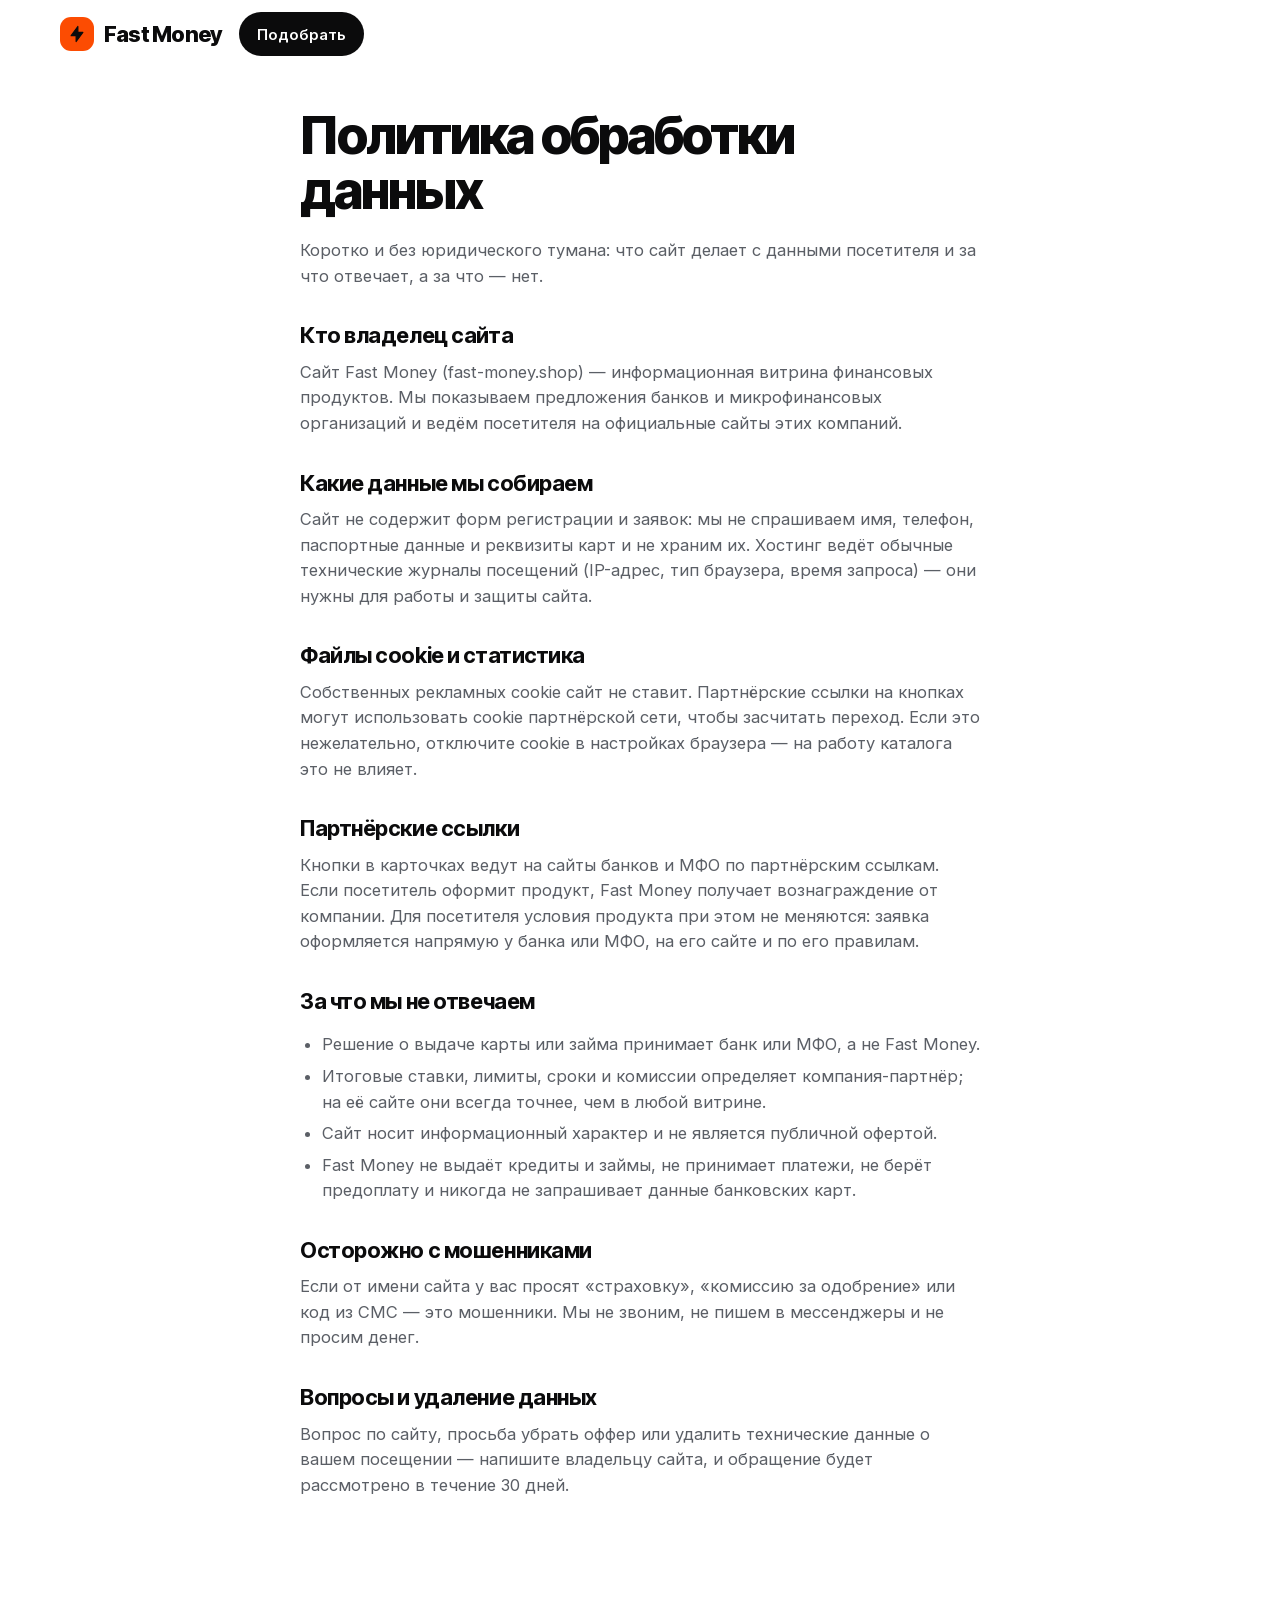
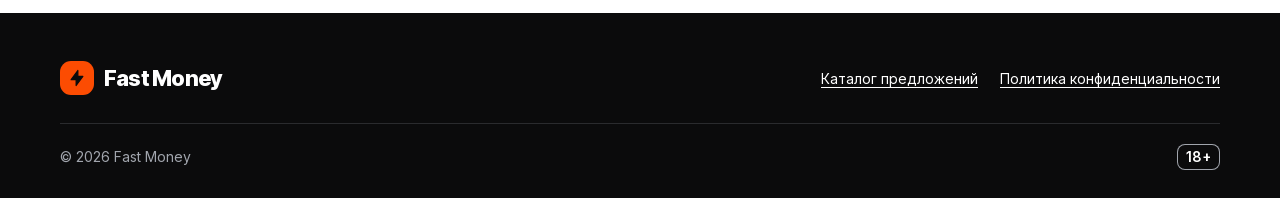
<file: privacy.html>
<!doctype html>
<html lang="ru">
<head>
<meta charset="utf-8">
<meta name="robots" content="noindex, nofollow">
<meta name="viewport" content="width=device-width, initial-scale=1">
<title>Политика обработки данных — Fast Money</title>
<meta name="description" content="Как сайт Fast Money работает с данными посетителей: файлы cookie, партнёрские ссылки, отказ от ответственности.">
<link rel="icon" href="favicon.svg" type="image/svg+xml">
<link rel="stylesheet" href="css/style.css?v=20261002163640">
</head>
<body>
<a class="skip" href="#main">Перейти к содержанию</a>
<svg width="0" height="0" class="sprite" aria-hidden="true" focusable="false">
  <symbol id="i-bolt" viewBox="0 0 24 24"><path d="M13 3v7h6l-8 11v-7H5l8-11"/></symbol>
</svg>
<header class="hdr" id="hdr">
  <div class="wrap hdr__in">
    <a class="brand" href="./">
      <span class="brand__mark" aria-hidden="true"><svg class="ico" focusable="false"><use href="#i-bolt"/></svg></span>
      <span class="brand__word" lang="en">Fast Money</span>
    </a>
    <a class="btn btn--sm hdr__cta" href="./#catalog">Подобрать</a>
  </div>
</header>

<main id="main" tabindex="-1" class="doc">
  <div class="wrap doc__in">
    <h1>Политика обработки данных</h1>
    <p class="doc__lead">Коротко и без юридического тумана: что сайт делает с данными
       посетителя и за что отвечает, а за что — нет.</p>

    <h2>Кто владелец сайта</h2>
    <p>Сайт Fast Money (fast-money.shop) — информационная витрина финансовых продуктов.
       Мы показываем предложения банков и микрофинансовых организаций и ведём
       посетителя на официальные сайты этих компаний.</p>

    <h2>Какие данные мы собираем</h2>
    <p>Сайт не содержит форм регистрации и заявок: мы не спрашиваем имя, телефон,
       паспортные данные и реквизиты карт и не храним их. Хостинг ведёт обычные
       технические журналы посещений (IP-адрес, тип браузера, время запроса) —
       они нужны для работы и защиты сайта.</p>

    <h2>Файлы cookie и статистика</h2>
    <p>Собственных рекламных cookie сайт не ставит. Партнёрские ссылки на кнопках
       могут использовать cookie партнёрской сети, чтобы засчитать переход. Если это
       нежелательно, отключите cookie в настройках браузера — на работу каталога
       это не влияет.</p>

    <h2>Партнёрские ссылки</h2>
    <p>Кнопки в карточках ведут на сайты банков и МФО по партнёрским ссылкам.
       Если посетитель оформит продукт, Fast Money получает вознаграждение
       от компании. Для посетителя условия продукта при этом не меняются:
       заявка оформляется напрямую у банка или МФО, на его сайте и по его правилам.</p>

    <h2>За что мы не отвечаем</h2>
    <ul>
      <li>Решение о выдаче карты или займа принимает банк или МФО, а не Fast Money.</li>
      <li>Итоговые ставки, лимиты, сроки и комиссии определяет компания-партнёр;
          на её сайте они всегда точнее, чем в любой витрине.</li>
      <li>Сайт носит информационный характер и не является публичной офертой.</li>
      <li>Fast Money не выдаёт кредиты и займы, не принимает платежи, не берёт
          предоплату и никогда не запрашивает данные банковских карт.</li>
    </ul>

    <h2>Осторожно с мошенниками</h2>
    <p>Если от имени сайта у вас просят «страховку», «комиссию за одобрение» или
       код из СМС — это мошенники. Мы не звоним, не пишем в мессенджеры и не
       просим денег.</p>

    <h2>Вопросы и удаление данных</h2>
    <p>Вопрос по сайту, просьба убрать оффер или удалить технические данные о вашем
       посещении — напишите владельцу сайта, и обращение будет рассмотрено
       в течение 30 дней.</p>
  </div>
</main>

<footer class="foot">
  <div class="wrap">
    <div class="foot__top">
      <a class="brand brand--light" href="./">
        <span class="brand__mark" aria-hidden="true"><svg class="ico" focusable="false"><use href="#i-bolt"/></svg></span>
        <span class="brand__word" lang="en">Fast Money</span>
      </a>
      <nav class="foot__nav" aria-label="Подвал">
        <a href="./#catalog">Каталог предложений</a>
        <a href="privacy.html" aria-current="page">Политика конфиденциальности</a>
      </nav>
    </div>
    <p class="foot__bottom"><span>© <span id="year">2026</span> Fast Money</span><span class="foot__age">18+</span></p>
  </div>
</footer>
<script>document.getElementById('year').textContent=new Date().getFullYear();</script>
</body>
</html>
</file>
<file: css/style.css>
/* ═══════════════════════════════════════════════════════════════════════
   FAST MONEY v2 — белый минимализм 2026: 3D-веер карт в первом экране,
   плитки разделов с живыми иконками, каталог из белых карточек в цветах
   брендов на светлой полосе.

   Оранжевый #FC4C02 даёт на белом только 3,4:1 — поэтому он живёт
   заливкой под чёрным текстом (5,8:1) и в КРУПНОМ тексте (вторая строка
   H1, 3:1 для крупного шрифта достаточно). В мелкий текст, рамки полей
   и кольцо фокуса его не ставить.
   ═══════════════════════════════════════════════════════════════════════ */

@font-face { font-family: 'Inter Tight'; font-style: normal; font-weight: 500 800; font-display: swap;
  src: url(../fonts/intertight-cyr.woff2) format('woff2'); unicode-range: U+0301, U+0400-045F, U+0490-0491, U+04B0-04B1, U+2116; }
@font-face { font-family: 'Inter Tight'; font-style: normal; font-weight: 500 800; font-display: swap;
  src: url(../fonts/intertight-lat.woff2) format('woff2'); unicode-range: U+0000-00FF, U+0131, U+0152-0153, U+02BB-02BC, U+02C6, U+02DA, U+02DC, U+0304, U+0308, U+0329, U+2000-206F, U+20AC, U+2122, U+2191, U+2193, U+2212, U+2215, U+FEFF, U+FFFD; }
@font-face { font-family: 'Inter'; font-style: normal; font-weight: 400 600; font-display: swap;
  src: url(../fonts/inter-cyr.woff2) format('woff2'); unicode-range: U+0301, U+0400-045F, U+0490-0491, U+04B0-04B1, U+2116; }
@font-face { font-family: 'Inter'; font-style: normal; font-weight: 400 600; font-display: swap;
  src: url(../fonts/inter-lat.woff2) format('woff2'); unicode-range: U+0000-00FF, U+0131, U+0152-0153, U+02BB-02BC, U+02C6, U+02DA, U+02DC, U+0304, U+0308, U+0329, U+2000-206F, U+20AC, U+2122, U+2191, U+2193, U+2212, U+2215, U+FEFF, U+FFFD; }
@font-face { font-family: 'JetBrains Mono'; font-style: normal; font-weight: 500; font-display: swap;
  src: url(../fonts/jetbrains-500-latin.woff2) format('woff2'); }

:root {
  --bg: #FFFFFF;
  --surface: #F2F3F5;
  --surface-2: #E8EAED;
  --line: #E2E4E8;
  --ink: #0B0B0C;
  --ink-2: #24262B;
  --muted: #5B5F66;          /* 6,4:1 на белом, 5,8:1 на --surface */
  --ctl-line: #767B84;       /* рамки полей: 4,25:1 на белом — только рамки, не текст */
  --accent: #FC4C02;
  --radius: 26px;
  --gutter: clamp(16px, 4vw, 40px);
  --f: 'Inter', system-ui, -apple-system, 'Segoe UI', Roboto, Arial, sans-serif;
  --f-d: 'Inter Tight', 'Inter', system-ui, -apple-system, 'Segoe UI', Roboto, Arial, sans-serif;
  --f-mono: 'JetBrains Mono', ui-monospace, 'SF Mono', Menlo, monospace;
  --ease-out: cubic-bezier(.16, 1, .3, 1);
}
* { box-sizing: border-box; }
[hidden] { display: none !important; }
/* шапка и полоса фильтра липкие: якоря и фокус не должны уходить под них.
   --hdr / --flt — их настоящая высота (js/app.js) */
html { scroll-padding-top: calc(var(--hdr, 69px) + 12px); -webkit-text-size-adjust: 100%; text-size-adjust: 100%; }
@media (prefers-reduced-motion: no-preference) { html { scroll-behavior: smooth; } }
body { margin: 0; background: var(--bg); color: var(--ink); font: 400 1.0625rem/1.55 var(--f); -webkit-font-smoothing: antialiased; overflow-x: clip; }
img { max-width: 100%; display: block; }
h1, h2, h3, h4, p { margin: 0; }
a { color: inherit; text-decoration-thickness: 1.5px; text-underline-offset: 3px; }
button, input { font: inherit; color: inherit; }
main:focus { outline: none; }
.sprite { position: absolute; width: 0; height: 0; overflow: hidden; }
.ico { width: 18px; height: 18px; flex: none; fill: none; stroke: currentColor; stroke-width: 2; stroke-linecap: round; stroke-linejoin: round; }

/* Фокус — двойное кольцо: чёрное снаружи, белый зазор. Видно на белом,
   сером, оранжевом и на тёмных кнопках. */
:focus-visible { outline: 3px solid var(--ink); outline-offset: 2px; box-shadow: 0 0 0 5px #fff; }
.ftr :focus-visible, .foot :focus-visible { outline-color: #fff; box-shadow: 0 0 0 5px var(--ink); }

.vh { position: absolute !important; width: 1px; height: 1px; padding: 0; margin: -1px; overflow: hidden; clip: rect(0 0 0 0); white-space: nowrap; border: 0; }
.wrap { width: min(1240px, 100%); margin-inline: auto; padding-inline: var(--gutter); }
.skip { position: absolute; left: 12px; top: -100px; z-index: 60; padding: 12px 16px; border-radius: 12px; background: var(--ink); color: #fff; font-weight: 600; text-decoration: none; }
.skip:focus { top: 12px; }

/* ---------- кнопки ---------- */
.btn { display: inline-flex; align-items: center; justify-content: center; gap: 10px; min-height: 52px; padding: 0 24px; border-radius: 999px; border: 0;
  background: var(--ink); color: #fff; font: 600 1rem/1 var(--f); text-decoration: none; cursor: pointer; white-space: nowrap;
  transition: transform .2s var(--ease-out), background-color .2s; }
.btn:hover { background: var(--ink-2); }
.btn:active { transform: scale(.98); }
.btn--soft { background: #fff; color: var(--ink); box-shadow: inset 0 0 0 1.5px var(--ctl-line); }
.btn--soft:hover { background: var(--surface); }
.btn--hot { background: var(--accent); color: var(--ink); }
.btn--hot:hover { background: #F04600; }
.btn--sm { min-height: 44px; padding: 0 18px; font-size: .9375rem; }

/* ---------- шапка ---------- */
.hdr { position: sticky; top: 0; z-index: 30; background: rgba(255,255,255,.86); -webkit-backdrop-filter: saturate(1.6) blur(14px); backdrop-filter: saturate(1.6) blur(14px); border-bottom: 1px solid transparent; transition: border-color .2s; }
.hdr.is-stuck { border-bottom-color: var(--line); }
.hdr__in { display: flex; align-items: center; gap: 12px; min-height: 68px; }
.logo { display: inline-flex; align-items: center; gap: 10px; min-width: 0; text-decoration: none; border-radius: 12px; }
.logo__mark { width: 34px; height: 34px; border-radius: 11px; background: var(--accent); display: grid; place-items: center; flex: none; }
.logo__mark svg { width: 20px; height: 20px; fill: var(--ink); stroke: var(--ink); stroke-width: 1.5; stroke-linejoin: round; }
.logo__word { font: 800 1.375rem/1 var(--f-d); letter-spacing: -.035em; white-space: nowrap; overflow: hidden; text-overflow: ellipsis; }
.hdr nav { margin-left: auto; }
.hdr nav ul { display: flex; gap: 2px; list-style: none; margin: 0; padding: 0; }
.hdr nav a { display: inline-flex; align-items: center; min-height: 44px; padding: 0 14px; border-radius: 999px; text-decoration: none; font-weight: 500; font-size: .9375rem; color: var(--ink-2); }
.hdr nav a:hover { background: var(--surface); }
.hdr__cta { margin-left: 6px; flex: none; }
@media (max-width: 880px) { .hdr nav { display: none; } .hdr__cta { margin-left: auto; } }
@media (max-height: 500px) { .hdr { position: static; } }

/* ---------- первый экран ---------- */
.hero { padding-top: clamp(32px, 6vw, 72px); padding-bottom: clamp(16px, 3vw, 40px); }
.hero__grid { display: grid; gap: clamp(8px, 3vw, 40px); align-items: center; }
@media (min-width: 1000px) {
  .hero__grid { grid-template-columns: minmax(0, 1fr) minmax(0, 1.05fr); grid-template-areas: "head fan" "body fan"; align-items: end; }
  .hero__head { grid-area: head; } .hero__body { grid-area: body; align-self: start; } .fan { grid-area: fan; align-self: center; }
}
.pill { display: inline-flex; align-items: center; gap: 10px; padding: 8px 14px 8px 12px; border-radius: 999px; background: var(--surface); font-size: .875rem; font-weight: 500; color: var(--ink-2); line-height: 1.3; }
.pill i { width: 8px; height: 8px; border-radius: 50%; background: var(--accent); flex: none; box-shadow: 0 0 0 4px rgba(252, 76, 2, .16); }
/* два повтора и стоп: бесконечное мигание без кнопки паузы — нарушение 2.2.2 */
@media (prefers-reduced-motion: no-preference) { .pill i { animation: ping 2.4s var(--ease-out) 2; } }
@keyframes ping { 0% { box-shadow: 0 0 0 0 rgba(252, 76, 2, .4); } 70% { box-shadow: 0 0 0 9px rgba(252, 76, 2, 0); } 100% { box-shadow: 0 0 0 4px rgba(252, 76, 2, .16); } }
.hero h1 { margin: 20px 0 0; font: 800 clamp(2.5rem, 5.4vw, 4.5rem)/1 var(--f-d); letter-spacing: -.04em; text-wrap: balance; }
.hero h1 span { color: var(--accent); }    /* крупный текст: 3,4:1 при норме 3:1 */
.hero__lead { margin: 0; max-width: 30em; font-size: clamp(1.0625rem, 1.4vw, 1.1875rem); color: var(--muted); text-wrap: pretty; }
.hero__cta { display: flex; flex-wrap: wrap; gap: 10px; margin-top: 30px; }
.hero__cta .ico { width: 18px; height: 18px; }
.hero__facts { display: flex; flex-wrap: wrap; gap: 8px 32px; margin: 36px 0 0; padding: 0; list-style: none; }
.hero__facts b { display: block; font: 800 1.875rem/1 var(--f-d); letter-spacing: -.04em; }
.hero__facts span { font-size: .875rem; color: var(--muted); }

/* ---------- веер карт ----------
   Весь веер — одна плоскость, наклонённая в 3D, поэтому карты не режут друг друга,
   а порядок слоёв задаёт z-index. .bank — неподвижная зона под курсором, .bank__face —
   сама карта: при наведении поднимается только она и не «убегает» из-под курсора.
   data-slot (0…4) — место в веере; клик «вытаскивает» карту вперёд (js/app.js).
   --p — насколько веер раскрыт (1 — полностью, 0 — одна карта): считается из прокрутки. */
.fan { --k: 1; --p: 1; position: relative; height: clamp(250px, 36vw, 450px); perspective: 1600px; user-select: none; -webkit-user-select: none; }
.fan__stage { position: absolute; inset: 0; transform: rotateX(var(--rx, 14deg)) rotateY(var(--ry, 8deg)); transition: transform .9s var(--ease-out); }
.fan__floor { position: absolute; left: 14%; right: 14%; bottom: 6%; height: 40px; border-radius: 50%; background: radial-gradient(closest-side, rgba(11,11,12,.22), transparent); filter: blur(8px); opacity: 0; scale: .55 1; transition: opacity 1s .3s, scale .7s var(--ease-out); }
.fan.is-open .fan__floor { opacity: 1; scale: calc(.55 + .45 * var(--p)) 1; }
.bank { --w: clamp(160px, 20vw, 266px); --tx: 0px; --ty: 0px; --rot: 0deg; --z: 1;
  position: absolute; left: 50%; bottom: 24%; width: var(--w); aspect-ratio: 1.586; margin-left: calc(var(--w) / -2);
  transform-origin: 50% 140%;
  transform: translate(var(--tx), var(--ty)) rotate(var(--rot));
  z-index: var(--z);
  transition: transform .75s var(--ease-out) var(--delay, 0ms), z-index 0s .25s;
  cursor: pointer; -webkit-tap-highlight-color: transparent; touch-action: manipulation; }
/* стопка: центральная сверху, остальные чуть выглядывают */
.bank[data-slot="0"] { --ty: 7px; --rot: -3deg; }
.bank[data-slot="1"] { --ty: 3px; --rot: -1.5deg; --z: 3; }
.bank[data-slot="2"] { --z: 5; }
.bank[data-slot="3"] { --ty: 3px; --rot: 1.5deg; --z: 3; }
.bank[data-slot="4"] { --ty: 7px; --rot: 3deg; }
/* веер: пять мест слева направо; между стопкой и веером — пропорционально --p.
   Дуга чуть круче, чем у прошлых витрин: крайние карты выглядывают больше. */
.fan.is-open .bank[data-slot="0"] { --tx: calc(var(--w) * -.54 * var(--k) * var(--p)); --ty: calc(7px * (1 - var(--p)) + var(--w) * .12 * var(--k) * var(--p)); --rot: calc(-3deg * (1 - var(--p)) - 20deg * var(--k) * var(--p)); }
.fan.is-open .bank[data-slot="1"] { --tx: calc(var(--w) * -.28 * var(--k) * var(--p)); --ty: calc(3px * (1 - var(--p)) + var(--w) * .03 * var(--k) * var(--p)); --rot: calc(-1.5deg * (1 - var(--p)) - 10deg * var(--k) * var(--p)); }
.fan.is-open .bank[data-slot="2"] { --ty: calc(var(--w) * -.04 * var(--p)); }
.fan.is-open .bank[data-slot="3"] { --tx: calc(var(--w) * .28 * var(--k) * var(--p)); --ty: calc(3px * (1 - var(--p)) + var(--w) * .03 * var(--k) * var(--p)); --rot: calc(1.5deg * (1 - var(--p)) + 10deg * var(--k) * var(--p)); }
.fan.is-open .bank[data-slot="4"] { --tx: calc(var(--w) * .54 * var(--k) * var(--p)); --ty: calc(7px * (1 - var(--p)) + var(--w) * .12 * var(--k) * var(--p)); --rot: calc(3deg * (1 - var(--p)) + 20deg * var(--k) * var(--p)); }
.bank__face { position: absolute; inset: 0; border-radius: calc(var(--w) * .062); padding: calc(var(--w) * .066); color: #fff; overflow: hidden;
  display: flex; flex-direction: column;
  box-shadow: 0 1px 1px rgba(0,0,0,.08), 0 14px 30px -10px rgba(11,11,12,.45), inset 0 0 0 1px rgba(255,255,255,.08);
  transition: translate .45s var(--ease-out), scale .45s var(--ease-out), box-shadow .45s var(--ease-out); }
@media (hover: hover) {
  .fan.is-open .bank:hover { z-index: 9; transition: transform .75s var(--ease-out) var(--delay, 0ms), z-index 0s; }
  .fan.is-open .bank:hover .bank__face { translate: 0 -14px; scale: 1.04; box-shadow: 0 1px 1px rgba(0,0,0,.08), 0 30px 50px -18px rgba(11,11,12,.55), inset 0 0 0 1px rgba(255,255,255,.1); }
}
.fan.is-open .bank:active .bank__face { translate: 0 -6px; scale: 1.01; }
.fan.is-open .bank.is-picked { z-index: 10; transition: transform .75s var(--ease-out), z-index 0s; }
.fan.is-open .bank.is-picked .bank__face { translate: 0 -30px; scale: 1.06; box-shadow: 0 1px 1px rgba(0,0,0,.08), 0 36px 56px -20px rgba(11,11,12,.6), inset 0 0 0 1px rgba(255,255,255,.12); }
.bank__face::after { content: ""; position: absolute; inset: 0; border-radius: inherit; pointer-events: none;
  background: linear-gradient(115deg, rgba(255,255,255,.3) 0%, rgba(255,255,255,0) 36%, rgba(255,255,255,0) 64%, rgba(255,255,255,.12) 100%); }
.bank__top { display: flex; align-items: center; gap: calc(var(--w) * .036); font: 650 calc(var(--w) * .06)/1 var(--f); letter-spacing: -.01em; }
.bank__logo { width: calc(var(--w) * .13); height: calc(var(--w) * .13); border-radius: 28%; background: #fff; object-fit: cover; flex: none; }
.bank__nfc { margin-left: auto; width: calc(var(--w) * .052); height: auto; opacity: .9; fill: none; stroke: currentColor; stroke-width: 6; stroke-linecap: round; }
.bank__chip { margin-top: calc(var(--w) * .08); width: calc(var(--w) * .15); aspect-ratio: 1.3; border-radius: 22%; position: relative; overflow: hidden;
  background: linear-gradient(135deg, #F6E7BE, #C9A55E 55%, #EFD9A0); }
.bank__chip::before, .bank__chip::after { content: ""; position: absolute; background: rgba(90,60,10,.35); }
.bank__chip::before { left: 0; right: 0; top: 50%; height: 1px; }
.bank__chip::after { top: 0; bottom: 0; left: 36%; width: 1px; box-shadow: calc(var(--w) * .042) 0 0 rgba(90,60,10,.35); }
.bank__num { margin-top: auto; font: 500 calc(var(--w) * .052)/1 var(--f-mono); letter-spacing: .08em; opacity: .94; white-space: nowrap; }
.bank__bottom { display: flex; align-items: flex-end; justify-content: space-between; margin-top: calc(var(--w) * .045); font-size: calc(var(--w) * .048); font-weight: 500; opacity: .92; line-height: 1; }
.bank__mir { font: 800 italic calc(var(--w) * .074)/1 var(--f-d); letter-spacing: -.02em; }
.bank--t .bank__face { background: repeating-linear-gradient(118deg, rgba(255,255,255,.03) 0 2px, transparent 2px 8px), linear-gradient(145deg, #2E2E2E, #0B0B0B 58%, #1D1D1D); }
.bank--t .bank__bottom span:first-child { color: #FFDD2D; font-weight: 700; }
.bank--alfa .bank__face { background: linear-gradient(145deg, #FF6A4E, #EF3124 45%, #A9121A); }
.bank--sber .bank__face { background: linear-gradient(145deg, #4CD06C, #21A038 45%, #0B6E2C); }
.bank--uralsib .bank__face { background: linear-gradient(145deg, #8A5BC4, #5B2C83 50%, #351659); }
.bank--ozon .bank__face { background: linear-gradient(135deg, #2D74FF, #005BFF 30%, #7B2FE0 68%, #F1117E); }
/* правые карты: логотип и название справа — банк виден, даже когда левую половину закрывает соседняя */
.bank--r .bank__top { flex-direction: row-reverse; }
.bank--r .bank__nfc { margin-left: 0; margin-right: auto; scale: -1 1; }
.bank--r .bank__chip { align-self: flex-end; }
.bank--r .bank__num { text-align: right; }
.bank--r .bank__bottom { justify-content: flex-end; }
@media (prefers-reduced-motion: reduce) { .bank, .bank__face, .fan__stage, .fan__floor { transition: none !important; } }
@media (max-width: 999px) { .fan { margin-block: 8px 4px; } }
/* на узком экране веер собраннее, чтобы крайние карты не выходили за край */
@media (max-width: 600px) { .fan { --k: .6; height: clamp(210px, 60vw, 260px); } .bank { --w: clamp(150px, 44vw, 210px); bottom: 16%; } }

/* ---------- лента партнёров ---------- */
.partners { padding: clamp(24px, 4vw, 48px) 0 0; }
.partners__bar { display: flex; align-items: center; justify-content: space-between; gap: 12px; margin-bottom: 14px; }
.partners__title { font: 600 .9375rem/1.3 var(--f); color: var(--muted); }
.mq-toggle { display: inline-flex; align-items: center; gap: 8px; min-height: 44px; padding: 0 16px 0 14px; border: 0; border-radius: 999px;
  background: #fff; box-shadow: inset 0 0 0 1.5px var(--ctl-line); font-size: .875rem; font-weight: 600; cursor: pointer; }
.mq-toggle:hover { background: var(--surface); }
.mq-toggle .ico { width: 16px; height: 16px; fill: currentColor; stroke-width: 1.5; }
.marquee { overflow: hidden; -webkit-mask-image: linear-gradient(90deg, transparent, #000 6%, #000 94%, transparent); mask-image: linear-gradient(90deg, transparent, #000 6%, #000 94%, transparent); }
.marquee__track { display: flex; width: max-content; }
.marquee__list { display: flex; gap: 10px; margin: 0; padding: 2px 10px 2px 0; list-style: none; }
.marquee__list li { display: inline-flex; align-items: center; gap: 10px; padding: 9px 16px 9px 10px; border-radius: 16px; background: var(--surface); font-size: .9375rem; font-weight: 600; white-space: nowrap; }
.marquee__list img { width: 30px; height: 30px; border-radius: 9px; object-fit: cover; background: #fff; }
@media (prefers-reduced-motion: no-preference) {
  .marquee__track.is-running { animation: mq var(--mq-dur, 70s) linear infinite; }
  .marquee:hover .marquee__track, .marquee:focus-within .marquee__track, .marquee.is-paused .marquee__track { animation-play-state: paused; }
}
@keyframes mq { to { transform: translateX(-50%); } }
@media (prefers-reduced-motion: reduce) {
  .mq-toggle { display: none; }
  .marquee { -webkit-mask-image: none; mask-image: none; }
  .marquee__track { width: auto; }
  .marquee__list { flex-wrap: wrap; padding: 0 var(--gutter); max-width: 1240px; margin-inline: auto; }
  .marquee__list[aria-hidden="true"] { display: none; }
}

/* ---------- разделы-плитки ---------- */
.sec { padding-top: clamp(56px, 8vw, 104px); }
.sec__head { display: flex; flex-wrap: wrap; align-items: end; justify-content: space-between; gap: 12px 24px; margin-bottom: 28px; }
.sec__head h2 { font: 800 clamp(2rem, 4.2vw, 3.25rem)/1 var(--f-d); letter-spacing: -.04em; }
.sec__head p { max-width: 30em; color: var(--muted); }
.bento { display: grid; gap: 14px; grid-template-columns: repeat(3, minmax(0, 1fr)); list-style: none; margin: 0; padding: 0; }
.bento li { min-width: 0; }
@media (max-width: 900px) { .bento { grid-template-columns: repeat(2, minmax(0, 1fr)); } .bento li:last-child:nth-child(odd) { grid-column: span 2; } }
.tile { position: relative; display: grid; grid-template-columns: 1fr auto; gap: 18px 16px; align-content: space-between; min-height: 212px; height: 100%; padding: 24px; border-radius: var(--radius);
  background: var(--surface); text-decoration: none; transition: background-color .25s; }
@media (hover: hover) { .tile:hover { background: var(--surface-2); } .tile:hover .tile__arrow { transform: rotate(-45deg); } }
.tile--hot { background: #FFE9DE; }
@media (hover: hover) { .tile--hot:hover { background: #FFDCCB; } }
.tile__ico { display: block; width: 68px; height: 68px; }
.tile__arrow { width: 40px; height: 40px; border-radius: 50%; background: #fff; display: grid; place-items: center; transition: transform .35s var(--ease-out); }
.tile__arrow .ico { width: 18px; height: 18px; }
.tile__txt { grid-column: 1 / -1; }
.tile__txt b { display: block; color: var(--ink); font: 700 1.4375rem/1.15 var(--f-d); letter-spacing: -.025em; }
.tile__txt > span { display: block; margin-top: 6px; color: var(--muted); font-size: .9375rem; }
.tile__txt > .tile__logos { display: flex; margin-top: 14px; }
.tile__logos img { width: 28px; height: 28px; border-radius: 50%; object-fit: cover; background: #fff; box-shadow: 0 0 0 2.5px var(--surface); }
.tile__logos img + img { margin-left: -8px; }
.tile--hot .tile__logos img { box-shadow: 0 0 0 2.5px #FFE9DE; }

/* иконки разделов (js/icons.js): стоят в первом кадре, двигаются при наведении/фокусе */
.ic { display: block; width: 100%; height: 100%; overflow: visible; }
.ic-front, .ic-back, .ic-zero, .ic-loop, .ic-coin, .ic-bolt { transform-box: view-box; transform-origin: 50px 50px; }
.ic-shine { transform-box: view-box; }
@media (prefers-reduced-motion: no-preference) {
  .tile:hover .ic-front { animation: ic-slide 3s var(--ease-out) infinite; }
  .tile:focus-visible .ic-front { animation: ic-slide 3s var(--ease-out) 2; }
  .tile:hover .ic-shine { animation: ic-shine 3s ease-in-out infinite; }
  .tile:focus-visible .ic-shine { animation: ic-shine 3s ease-in-out 2; }
  .tile:hover .ic-zero { animation: ic-pop 3s cubic-bezier(.3,1.5,.5,1) infinite; }
  .tile:focus-visible .ic-zero { animation: ic-pop 3s cubic-bezier(.3,1.5,.5,1) 2; }
  .tile:hover .ic-loop { animation: ic-spin 3s var(--ease-out) infinite; }
  .tile:focus-visible .ic-loop { animation: ic-spin 3s var(--ease-out) 2; }
  .tile:hover .ic-coin { animation: ic-drop 3s cubic-bezier(.5,0,.4,1) infinite; }
  .tile:focus-visible .ic-coin { animation: ic-drop 3s cubic-bezier(.5,0,.4,1) 2; }
  .tile:hover .ic-bolt { animation: ic-zap 3s ease-in-out infinite; }
  .tile:focus-visible .ic-bolt { animation: ic-zap 3s ease-in-out 2; }
}
@keyframes ic-slide { 0%, 30% { transform: none; } 48% { transform: translate(4px, -6px) rotate(-4deg); } 70%, 100% { transform: none; } }
@keyframes ic-shine { 0%, 36% { transform: translateX(0) rotate(20deg); } 70%, 100% { transform: translateX(130px) rotate(20deg); } }
@keyframes ic-pop { 0%, 40% { transform: none; } 52% { transform: scale(1.14); } 64%, 100% { transform: none; } }
@keyframes ic-spin { 0%, 30% { transform: rotate(0); } 70%, 100% { transform: rotate(360deg); } }
@keyframes ic-drop { 0%, 40% { transform: none; opacity: 1; } 46%, 47% { transform: translateY(-40px); opacity: 0; } 60% { transform: none; opacity: 1; } 66% { transform: translateY(-5px); } 72%, 100% { transform: none; } }
@keyframes ic-zap { 0%, 52% { transform: none; } 58% { transform: translate(-3px, 4px) scale(1.15); } 66%, 100% { transform: none; } }
@media (max-width: 600px) {
  .tile { min-height: 156px; padding: 18px; gap: 14px 10px; border-radius: 22px; }
  .tile__ico { width: 50px; height: 50px; }
  .tile__arrow { width: 34px; height: 34px; }
  .tile__txt b { font-size: 1.1875rem; }
  .tile__txt > span { font-size: .8125rem; }
  .tile__note { display: none; }
  .tile__txt > .tile__logos { margin-top: 10px; }
}
@media (max-width: 340px) { .bento { grid-template-columns: minmax(0, 1fr); } .bento li:last-child:nth-child(odd) { grid-column: span 1; } }

/* ---------- каталог: светлая полоса, белые карточки ---------- */
.catalog { margin-top: clamp(56px, 8vw, 104px); padding: clamp(48px, 6vw, 80px) 0 clamp(56px, 7vw, 96px); background: var(--surface); }
.catalog .sec__head { margin-bottom: 18px; }
.find { display: block; max-width: 420px; margin-bottom: 4px; }
.find__label { display: block; margin-bottom: 6px; font-size: .8125rem; font-weight: 600; }
.find__box { position: relative; display: block; }
.find__box .ico { position: absolute; left: 16px; top: 50%; transform: translateY(-50%); width: 20px; height: 20px; color: var(--muted); pointer-events: none; }
.find input { width: 100%; min-height: 48px; padding: 0 16px 0 46px; border: 0; border-radius: 999px; background: #fff; box-shadow: inset 0 0 0 1.5px var(--ctl-line); font-size: 1rem; -webkit-appearance: none; appearance: none; }
.find input::placeholder { color: var(--muted); opacity: 1; }
.find input:focus-visible { box-shadow: inset 0 0 0 1.5px var(--ink), 0 0 0 5px #fff; }

.filters { position: sticky; top: calc(var(--hdr, 69px) - 1px); z-index: 20; margin-inline: calc(var(--gutter) * -1); padding: 12px var(--gutter); background: rgba(242,243,245,.9); -webkit-backdrop-filter: blur(14px); backdrop-filter: blur(14px); }
.seg { position: relative; display: flex; gap: 4px; padding: 7px; border-radius: 29px; background: #fff; box-shadow: 0 0 0 1px var(--line), 0 1px 2px rgba(11,11,12,.04); overflow-x: auto; scrollbar-width: none; scroll-padding-inline: 12px; width: max-content; max-width: 100%; }
.seg::-webkit-scrollbar { display: none; }
/* position: relative — скрытые подписи (.vh) внутри кнопок остаются в ленте и не растягивают страницу на телефоне */
.fbtn { position: relative; flex: none; display: inline-flex; align-items: center; gap: 8px; min-height: 44px; padding: 0 18px; border-radius: 999px; border: 0; background: transparent; color: var(--ink-2); font-weight: 500; font-size: .9375rem; cursor: pointer; transition: background-color .2s, color .2s; }
.fbtn:hover { background: var(--surface); }
.fbtn > span { font: 500 .75rem/1 var(--f-mono); color: var(--muted); }
.fbtn[aria-pressed="true"] { background: var(--accent); color: var(--ink); font-weight: 600; }
.fbtn[aria-pressed="true"] > span { color: var(--ink); }
@media (forced-colors: active) {
  .fbtn[aria-pressed="true"] { forced-color-adjust: none; background: Highlight; color: HighlightText; }
  .fbtn[aria-pressed="true"] > span { color: HighlightText; }
}
.cat, .empty { scroll-margin-top: calc(var(--flt, 82px) + 12px); }
/* шапку уже учитывает scroll-padding страницы, тут — только полоса фильтров:
   иначе кнопка «Оформить» при Shift+Tab встаёт под липкий фильтр (2.4.11) */
.cta, #reset { scroll-margin-top: calc(var(--flt, 82px) + 12px); }
@media (max-height: 480px) { .filters { position: static; } .cat, .empty, .cta, #reset { scroll-margin-top: 0; } }

.cat { padding-top: 32px; }
.cat__head { display: flex; flex-wrap: wrap; align-items: baseline; gap: 12px; margin-bottom: 16px; }
.cat h3 { font: 700 1.625rem/1.1 var(--f-d); letter-spacing: -.03em; }
.cat h3:focus { outline: none; }
.cat__head > span { color: var(--muted); font: 500 .8125rem/1 var(--f-mono); }
.grid { display: grid; gap: 16px; grid-template-columns: repeat(auto-fill, minmax(min(288px, 100%), 1fr)); list-style: none; margin: 0; padding: 0; }

/* Карточка не двигается при наведении (иначе дрожит у нижнего края) — «оживает»
   картинка сверху и тень. Клик по любому месту карточки нажимает её кнопку. */
.card { --brand: #6B7280; position: relative; display: flex; flex-direction: column; min-width: 0; border-radius: 24px; background: #fff; overflow: hidden;
  box-shadow: 0 0 0 1px rgba(11,11,12,.06), 0 1px 2px rgba(11,11,12,.04); transition: box-shadow .35s var(--ease-out); }
@media (hover: hover) {
  .card:hover { box-shadow: 0 0 0 1px rgba(11,11,12,.08), 0 22px 44px -22px rgba(11,11,12,.3), 0 6px 14px -8px rgba(11,11,12,.1); }
  .card:hover .mini { translate: 0 -10px; rotate: -2deg; }
  .card:hover .card__logo { translate: 0 -6px; scale: 1.05; }
}
.card__media, .card__titles { cursor: pointer; }
.card__media { order: -1; position: relative; height: 156px; display: grid; place-items: center; overflow: hidden; background-color: var(--tint, var(--surface));
  background-image: radial-gradient(90% 80% at 50% 0%, rgba(255,255,255,.7), rgba(255,255,255,0) 70%); }
/* мини-карта банка — у дебетовых и кредитных: выглядывает снизу, при наведении приподнимается */
.mini { --ink-card: #fff; align-self: end; margin-bottom: -26px; width: 188px; aspect-ratio: 1.586; border-radius: 12px; padding: 13px 14px; display: flex; flex-direction: column; position: relative; overflow: hidden; color: var(--ink-card);
  background: var(--brand); background: linear-gradient(140deg, var(--brand-hi, var(--brand)), var(--brand) 46%, var(--brand-lo, var(--brand)));
  box-shadow: 0 16px 28px -14px var(--brand-lo, rgba(11,11,12,.5)), 0 2px 5px rgba(11,11,12,.12), inset 0 0 0 1px rgba(255,255,255,.14);
  rotate: -4deg; transition: translate .55s var(--ease-out), rotate .55s var(--ease-out); }
.mini.is-light { --ink-card: #0B0B0C; }
.mini::after { content: ""; position: absolute; inset: 0; pointer-events: none; background: linear-gradient(115deg, rgba(255,255,255,.34), rgba(255,255,255,0) 40%, rgba(255,255,255,0) 66%, rgba(255,255,255,.12)); }
.mini__top { display: flex; align-items: center; gap: 7px; font: 650 .75rem/1 var(--f); letter-spacing: -.01em; min-width: 0; }
.mini__top span { overflow: hidden; text-overflow: ellipsis; white-space: nowrap; }
.mini__logo { width: 22px; height: 22px; border-radius: 6px; background: #fff; object-fit: cover; flex: none; }
.mini__nfc { margin-left: auto; width: 9px; height: 14px; flex: none; opacity: .85; fill: none; stroke: currentColor; stroke-width: 6; stroke-linecap: round; }
.mini__row { display: flex; align-items: center; justify-content: space-between; gap: 8px; margin-top: 16px; }
.mini__chip { width: 27px; height: 21px; border-radius: 5px; flex: none; background: linear-gradient(135deg, #F6E7BE, #C9A55E 55%, #EFD9A0); }
.mini__num { font: 500 .6875rem/1 var(--f-mono); letter-spacing: .08em; white-space: nowrap; opacity: .92; }
/* крупный логотип — у займов и сим-карты */
.card__logo { width: 76px; height: 76px; margin-top: 16px; border-radius: 22px; background: #fff; object-fit: cover;
  box-shadow: 0 14px 26px -14px var(--brand-lo, rgba(11,11,12,.5)), 0 0 0 1px rgba(11,11,12,.06);
  transition: translate .55s var(--ease-out), scale .55s var(--ease-out); }
.card__logo--mono { display: grid; place-items: center; font: 800 2rem/1 var(--f-d); }
.badges { position: absolute; left: 14px; top: 14px; right: 14px; z-index: 2; pointer-events: none; display: flex; flex-wrap: wrap; gap: 6px; list-style: none; margin: 0; padding: 0; }
.chip { display: inline-flex; align-items: center; gap: 6px; padding: 6px 10px; border-radius: 999px; background: #fff; color: var(--ink-2); font: 600 .75rem/1 var(--f); white-space: nowrap; box-shadow: 0 1px 2px rgba(11,11,12,.1); }
.chip i { width: 6px; height: 6px; border-radius: 50%; background: var(--dot, var(--ink)); flex: none; }
.chip--hot { --dot: var(--accent); } .chip--cash { --dot: #2F6BFF; } .chip--free { --dot: #16A34A; } .chip--online { --dot: #9AA1AE; }

.card__body { display: flex; flex-direction: column; gap: 8px; padding: 18px 20px 20px; flex: 1; }
.card__titles { display: flex; flex-direction: column; min-width: 0; }
.card__brand { order: -1; font-size: .8125rem; color: var(--muted); }
.card h4 { margin: 1px 0 0; font: 700 1.25rem/1.2 var(--f-d); letter-spacing: -.02em; }
.card__cond { margin: 2px 0 0; font: 700 1.0625rem/1.3 var(--f-d); letter-spacing: -.01em; color: var(--ink); }
.card__desc { color: var(--muted); font-size: .9375rem; line-height: 1.5; }
.specs { margin: 6px 0 0; padding: 0; }
.specs div { display: grid; grid-template-columns: minmax(88px, 38%) 1fr; gap: 12px; padding: 9px 0; border-top: 1px solid var(--line); font-size: .875rem; line-height: 1.35; }
.specs dt { color: var(--muted); }
.specs dd { margin: 0; color: var(--ink-2); overflow-wrap: break-word; }
.card__foot { margin-top: auto; display: flex; align-items: center; justify-content: space-between; gap: 12px; padding-top: 10px; }
.cta { display: inline-flex; align-items: center; gap: 8px; min-height: 44px; padding: 0 18px; border-radius: 999px; border: 0; background: var(--ink); color: #fff;
  font: 600 .9375rem/1 var(--f); text-decoration: none; cursor: pointer; white-space: nowrap; transition: background-color .2s, gap .3s var(--ease-out); }
.cta .ico { width: 16px; height: 16px; }
@media (hover: hover) { .card:hover .cta { gap: 12px; } .cta:hover { background: var(--ink-2); } }
.ad { font-size: .75rem; line-height: 1.3; color: var(--muted); text-align: right; }
.card__note { font-size: .875rem; color: var(--muted); }
.card__note:empty { display: none; }
@media (max-width: 600px) { .card__media { height: 140px; } .card__body { padding: 16px 18px 18px; } }
@media (prefers-reduced-motion: reduce) { .card, .mini, .card__logo, .cta { transition: none; } }
@media (forced-colors: active) {
  .btn, .fbtn, button.cta, .mq-toggle { border: 1px solid ButtonText; }
  a.btn, a.cta, .tile { border: 1px solid LinkText; }
  .card, .seg { border: 1px solid CanvasText; }
}
@media (prefers-reduced-transparency: reduce) { .hdr { background: #fff; -webkit-backdrop-filter: none; backdrop-filter: none; } .filters { background: var(--surface); -webkit-backdrop-filter: none; backdrop-filter: none; } }

.empty { margin-top: 24px; padding: 28px; border-radius: 24px; background: #fff; }
.empty__t { margin-bottom: 16px; font: 700 1.25rem/1.3 var(--f-d); letter-spacing: -.02em; }
.state { padding: 32px 0; color: var(--muted); }

/* ---------- вопросы ---------- */
.faq { max-width: 900px; margin-inline: auto; }
.faq details { border-bottom: 1px solid var(--line); }
.faq details:first-of-type { border-top: 1px solid var(--line); }
.faq summary { cursor: pointer; list-style: none; display: flex; justify-content: space-between; align-items: center; gap: 16px; min-height: 64px; padding: 18px 0; font: 700 1.1875rem/1.3 var(--f-d); letter-spacing: -.015em; border-radius: 10px; }
.faq summary::-webkit-details-marker { display: none; }
.faq summary::after { content: ""; width: 10px; height: 10px; flex: none; margin-right: 6px; border-right: 2px solid currentColor; border-bottom: 2px solid currentColor; transform: rotate(45deg) translateY(-3px); transition: transform .3s var(--ease-out); }
.faq details[open] summary::after { transform: rotate(-135deg) translateY(-3px); }
.faq details p { margin: 0 0 22px; color: var(--muted); max-width: 44em; }

/* ---------- подвал ---------- */
.ftr, .foot { margin-top: clamp(64px, 9vw, 120px); padding: 48px 0 28px; background: var(--ink); color: #A1A5AD; font-size: .875rem; }
.ftr__top, .foot__top { display: flex; flex-wrap: wrap; align-items: center; justify-content: space-between; gap: 20px 32px; }
.logo--light .logo__word, .brand--light .brand__word { color: #fff; }
.ftr__nav, .foot__nav { display: flex; flex-wrap: wrap; gap: 6px 22px; }
.ftr__nav a, .foot__nav a { color: #fff; text-decoration: underline; text-decoration-thickness: 1px; text-underline-offset: 3px; padding: 6px 0; }
.ftr__nav a:hover, .foot__nav a:hover { text-decoration-thickness: 2px; }
.ftr__legal { display: grid; gap: 10px; margin-top: 28px; max-width: 86ch; line-height: 1.6; }
.ftr__legal b { color: #fff; font-weight: 600; }
.ftr__bottom, .foot__bottom { display: flex; justify-content: space-between; align-items: center; gap: 12px; margin-top: 28px; padding-top: 20px; border-top: 1px solid #2A2B2E; }
.ftr__age, .foot__age { padding: 2px 9px; border-radius: 8px; box-shadow: inset 0 0 0 1px #A1A5AD; color: #fff; font-weight: 600; }

/* ---------- документ (политика) ---------- */
.doc { padding: 40px 0 0; }
.doc__in { max-width: 760px; }
.doc h1 { font: 800 clamp(2rem, 4.4vw, 3.25rem)/1.05 var(--f-d); letter-spacing: -.04em; margin-bottom: 20px; }
.doc h2 { font: 700 1.375rem/1.3 var(--f-d); letter-spacing: -.02em; margin: 32px 0 10px; }
.doc p, .doc li { color: var(--muted); font-size: 1.03rem; }
.doc p + p { margin-top: 10px; }
.doc ul { padding-left: 22px; display: grid; gap: 6px; }
.doc a { text-decoration: underline; color: var(--ink); }
/* политика: шапка и подвал на старых именах классов */
.brand { display: inline-flex; align-items: center; gap: 10px; text-decoration: none; border-radius: 12px; }
.brand__mark { width: 34px; height: 34px; border-radius: 11px; background: var(--accent); display: grid; place-items: center; flex: none; }
.brand__mark .ico { width: 20px; height: 20px; fill: var(--ink); stroke: var(--ink); stroke-width: 1.5; }
.brand__word { font: 800 1.375rem/1 var(--f-d); letter-spacing: -.035em; }

@media (prefers-reduced-motion: reduce) {
  *, *::before, *::after { animation-duration: .01ms !important; animation-iteration-count: 1 !important; }
}
</file>
